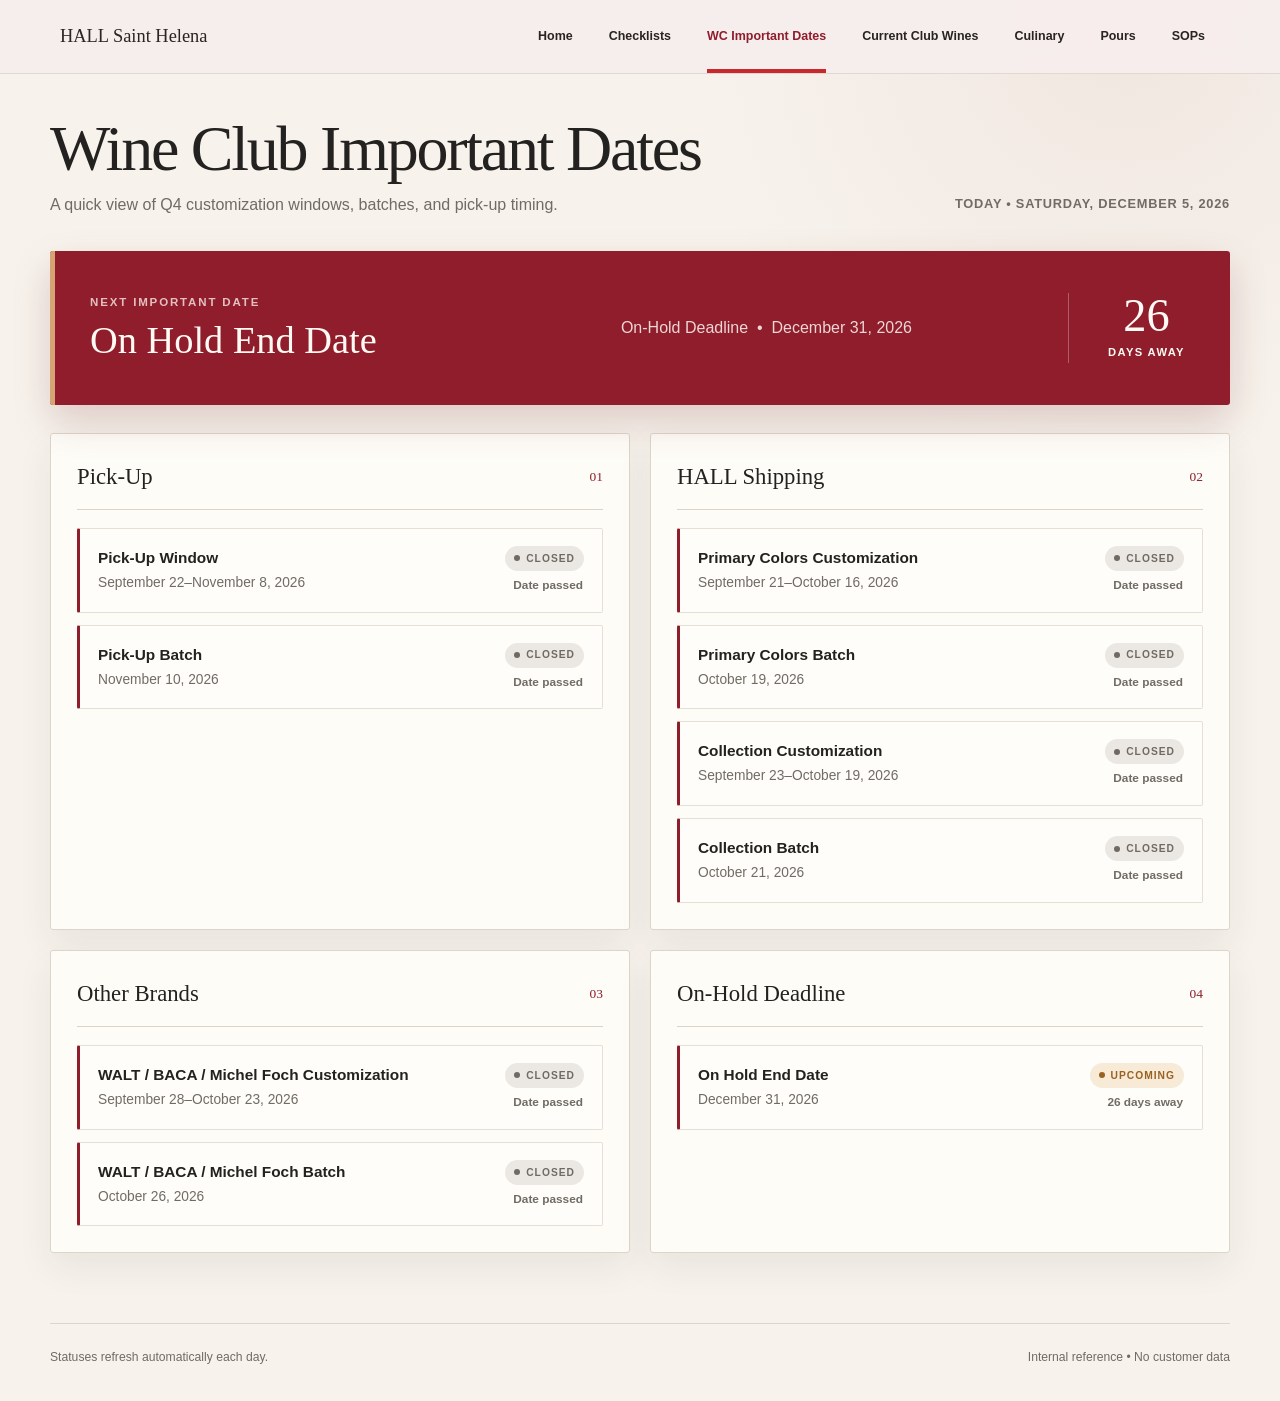
<file: index.html>
<!doctype html>
<html lang="en">
  <head>
    <meta charset="UTF-8" />
    <meta name="viewport" content="width=device-width, initial-scale=1" />
    <meta name="theme-color" content="#8f1d2c" />
    <meta
      name="description"
      content="Q3 Wine Club important dates for HALL Saint Helena employees."
    />
    <title>Wine Club Important Dates | HALL Saint Helena</title>
    <link rel="stylesheet" href="styles.css?v=20261123-1" />
    <script src="script.js?v=20260911-1" defer></script>
  </head>
  <body>
    <header class="portal-header">
      <a class="portal-brand" href="https://ivelazquez-art.github.io/hall-wine-club-dashboard/hall-home-dashboard/">HALL Saint Helena</a>
      <nav class="portal-menu" aria-label="Employee dashboard navigation">
        <a href="https://ivelazquez-art.github.io/hall-wine-club-dashboard/hall-home-dashboard/">Home</a>
        <a href="https://ivelazquez-art.github.io/hall-wine-club-dashboard/checklists-dashboard/">Checklists</a>
        <a class="active" href="https://ivelazquez-art.github.io/hall-wine-club-dashboard/">WC Important Dates</a>
        <a href="https://ivelazquez-art.github.io/hall-wine-club-dashboard/current-club-wines/">Current Club Wines</a>
        <a href="https://ivelazquez-art.github.io/hall-wine-club-dashboard/culinary/">Culinary</a>
        <a href="https://apps.powerapps.com/play/e/8b07d173-dec6-e1d3-9e73-35e93e2a7203/a/405d0dc5-cbb7-4d3b-87a6-dd66d4907c81?tenantId=68ba6f1b-6928-443e-b6b7-b8fc9eb8112e&amp;hint=0dbaec13-0528-4d3d-ab35-a842d0e737c7&amp;sourcetime=1788981601296&amp;source=portal" target="_blank" rel="noopener noreferrer">Pours</a>
        <a href="https://ivelazquez-art.github.io/hall-wine-club-dashboard/sops/">SOPs</a>
      </nav>
    </header>

    <main id="main-content" class="dashboard">
      <section class="intro" aria-labelledby="page-title">
        <div>
          <h1 id="page-title"></h1>
          <p class="intro-copy" id="intro-copy"></p>
        </div>
        <p class="today" id="today" aria-live="polite"></p>
      </section>

      <section class="next-date" id="next-date" aria-labelledby="next-date-title"></section>

      <div class="section-grid" id="section-grid"></div>
    </main>

    <footer class="site-footer">
      <p id="footer-note"></p>
      <p>Internal reference • No customer data</p>
    </footer>
  </body>
</html>
</file>
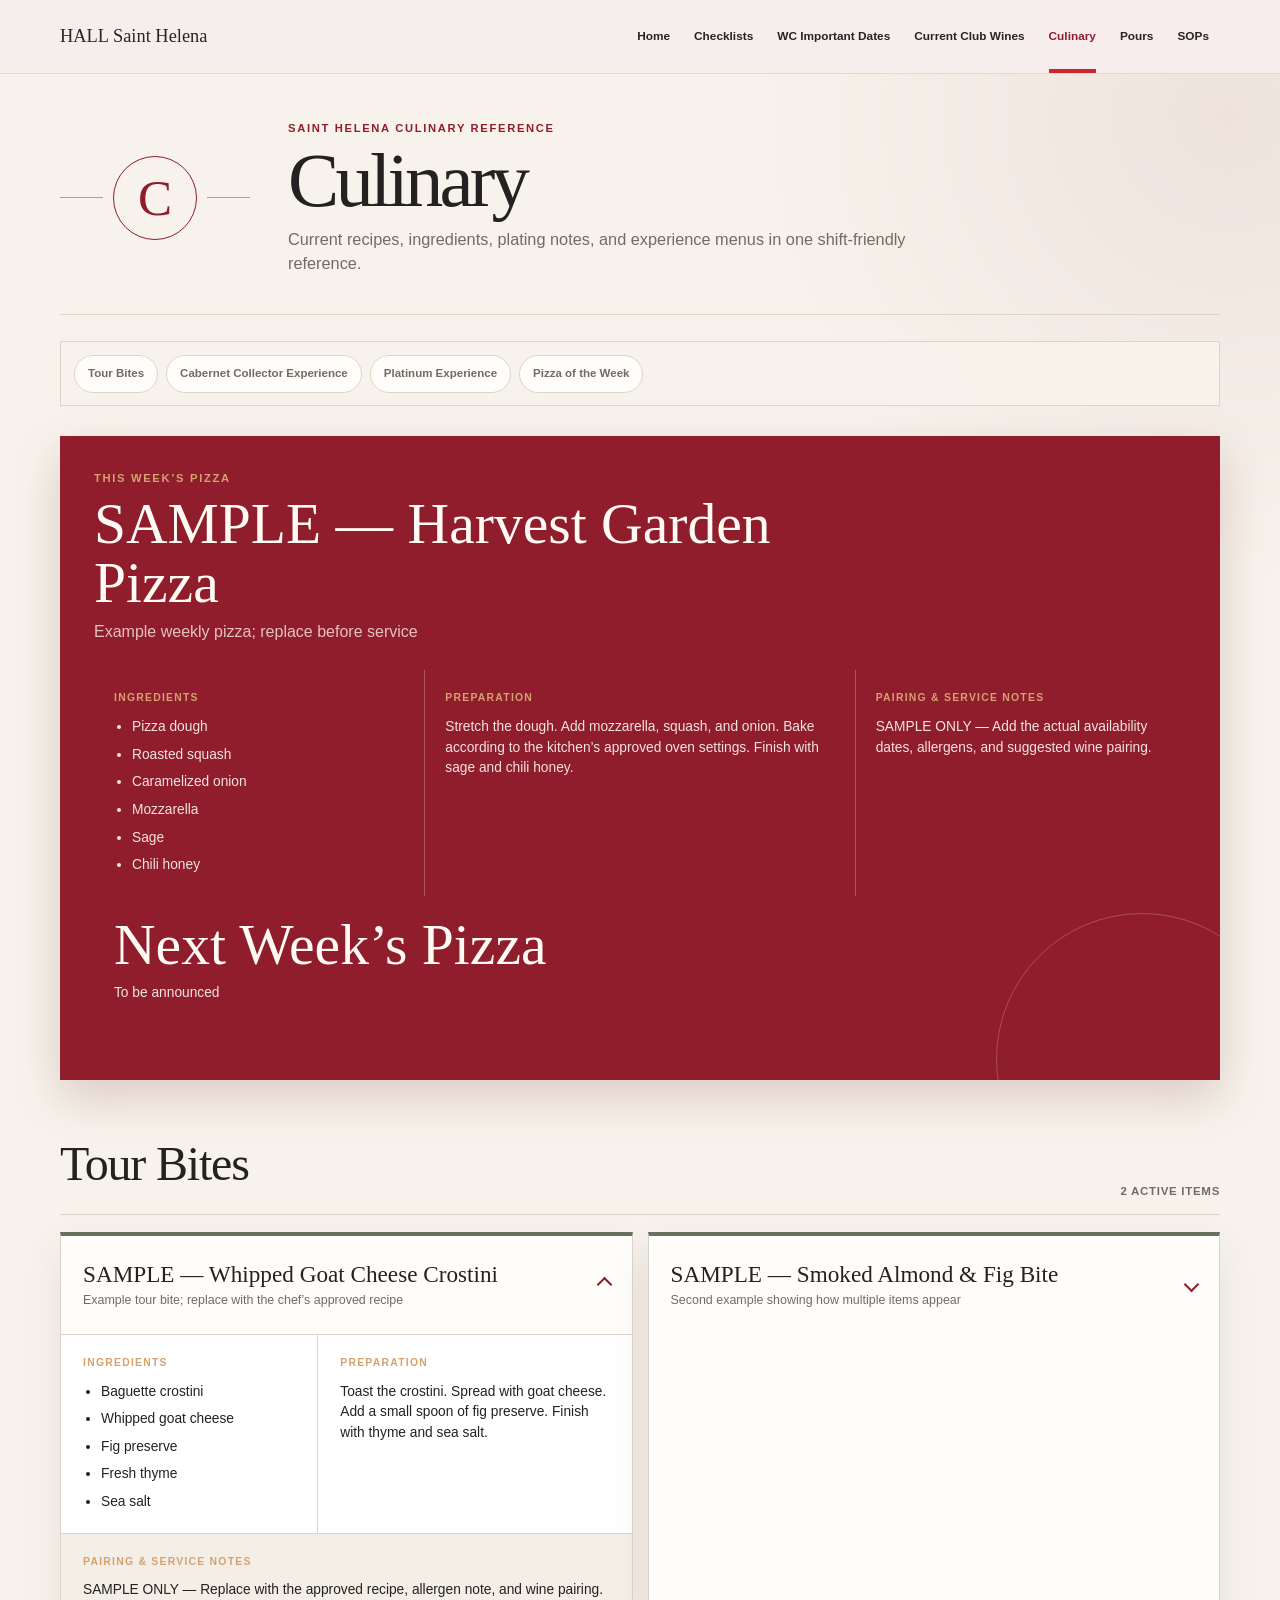
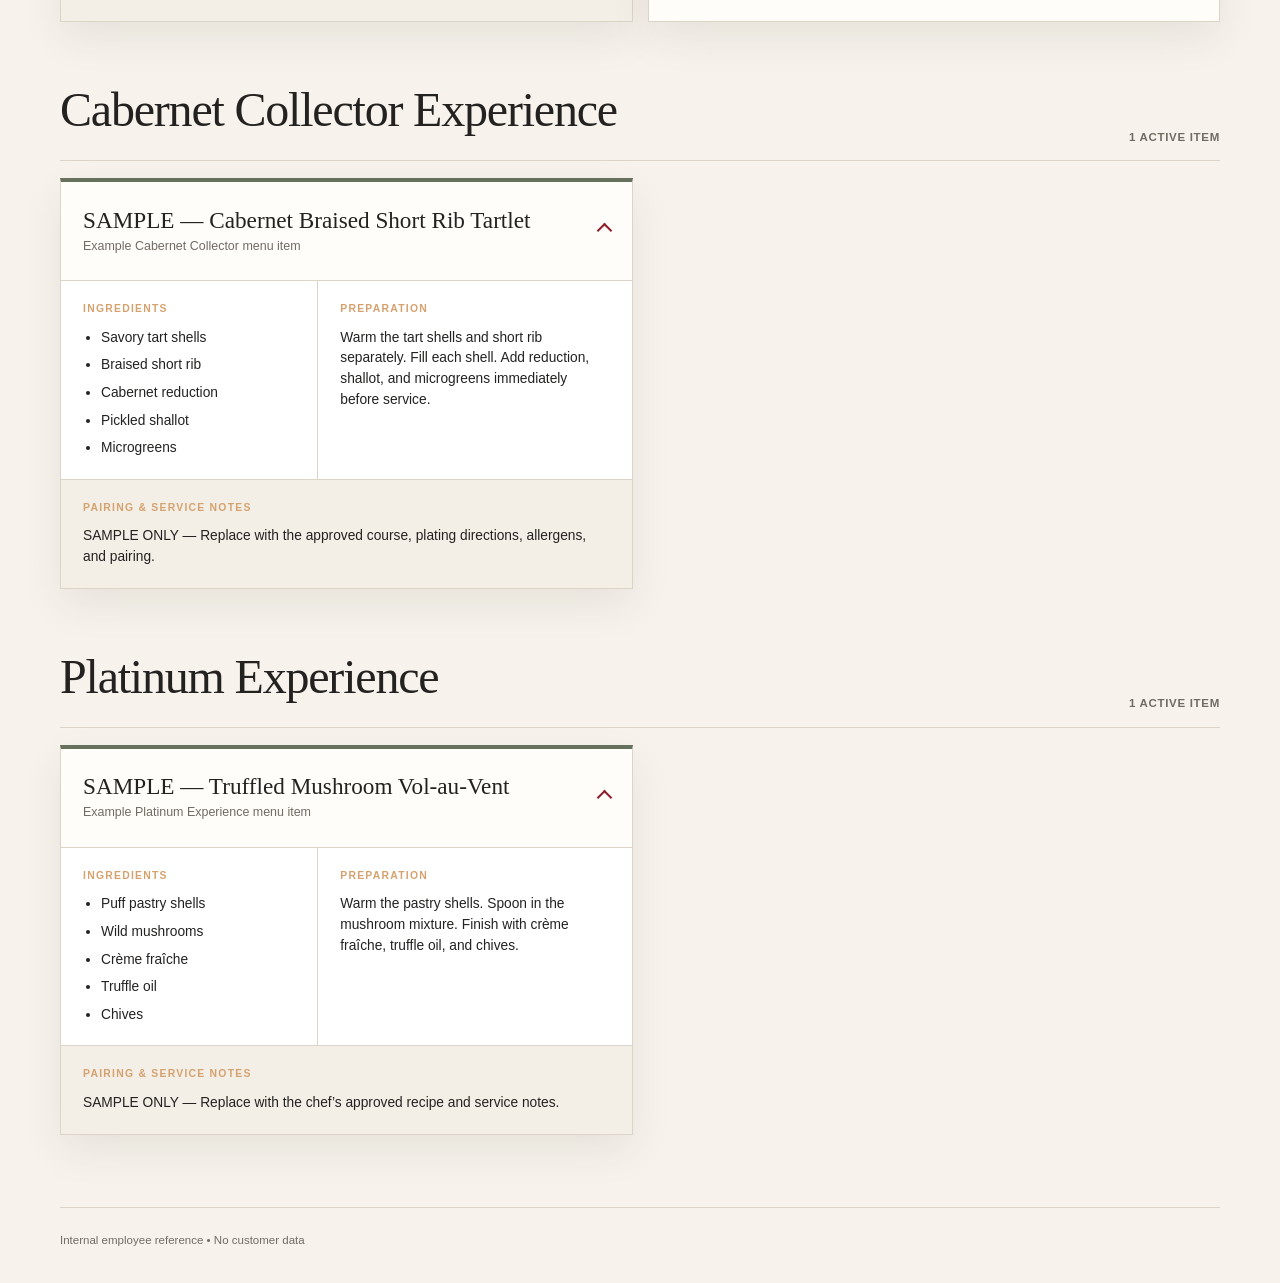
<file: culinary/index.html>
<!doctype html>
<html lang="en">
  <head>
    <meta charset="UTF-8" />
    <meta name="viewport" content="width=device-width, initial-scale=1" />
    <meta name="theme-color" content="#8f1d2c" />
    <meta name="description" content="Culinary recipes and experience menus for HALL Saint Helena employees." />
    <title>Culinary | HALL Saint Helena</title>
    <link rel="stylesheet" href="styles.css?v=20261123-2" />
<script src="script.js?v=20261127-1" defer></script>
  </head>
  <body>
    <header class="portal-header">
      <a class="portal-brand" href="https://ivelazquez-art.github.io/hall-wine-club-dashboard/hall-home-dashboard/">HALL Saint Helena</a>
      <nav class="portal-menu" aria-label="Employee dashboard navigation">
        <a href="https://ivelazquez-art.github.io/hall-wine-club-dashboard/hall-home-dashboard/">Home</a>
        <a href="https://ivelazquez-art.github.io/hall-wine-club-dashboard/checklists-dashboard/">Checklists</a>
        <a href="https://ivelazquez-art.github.io/hall-wine-club-dashboard/">WC Important Dates</a>
        <a href="https://ivelazquez-art.github.io/hall-wine-club-dashboard/current-club-wines/">Current Club Wines</a>
        <a class="active" href="https://ivelazquez-art.github.io/hall-wine-club-dashboard/culinary/">Culinary</a>
        <a href="https://apps.powerapps.com/play/e/8b07d173-dec6-e1d3-9e73-35e93e2a7203/a/405d0dc5-cbb7-4d3b-87a6-dd66d4907c81?tenantId=68ba6f1b-6928-443e-b6b7-b8fc9eb8112e&amp;hint=0dbaec13-0528-4d3d-ab35-a842d0e737c7&amp;sourcetime=1788981601296&amp;source=portal" target="_blank" rel="noopener noreferrer">Pours</a>
        <a href="https://ivelazquez-art.github.io/hall-wine-club-dashboard/sops/">SOPs</a>
      </nav>
    </header>

    <main class="page-shell">
      <header class="hero">
        <div class="hero-mark" aria-hidden="true">
          <span class="hero-mark-line"></span>
          <span class="hero-mark-letter">C</span>
          <span class="hero-mark-line"></span>
        </div>
        <div class="hero-copy">
          <p class="eyebrow">Saint Helena culinary reference</p>
          <h1>Culinary</h1>
          <p>Current recipes, ingredients, plating notes, and experience menus in one shift-friendly reference.</p>
        </div>
      </header>

      <nav class="section-nav" aria-label="Culinary sections" id="section-nav"></nav>

      <section class="featured" id="pizza-of-the-week" hidden></section>

      <div class="section-list" id="section-list"></div>
    </main>

    <footer>
      <p>Internal employee reference • No customer data</p>
    </footer>
  </body>
</html>
</file>
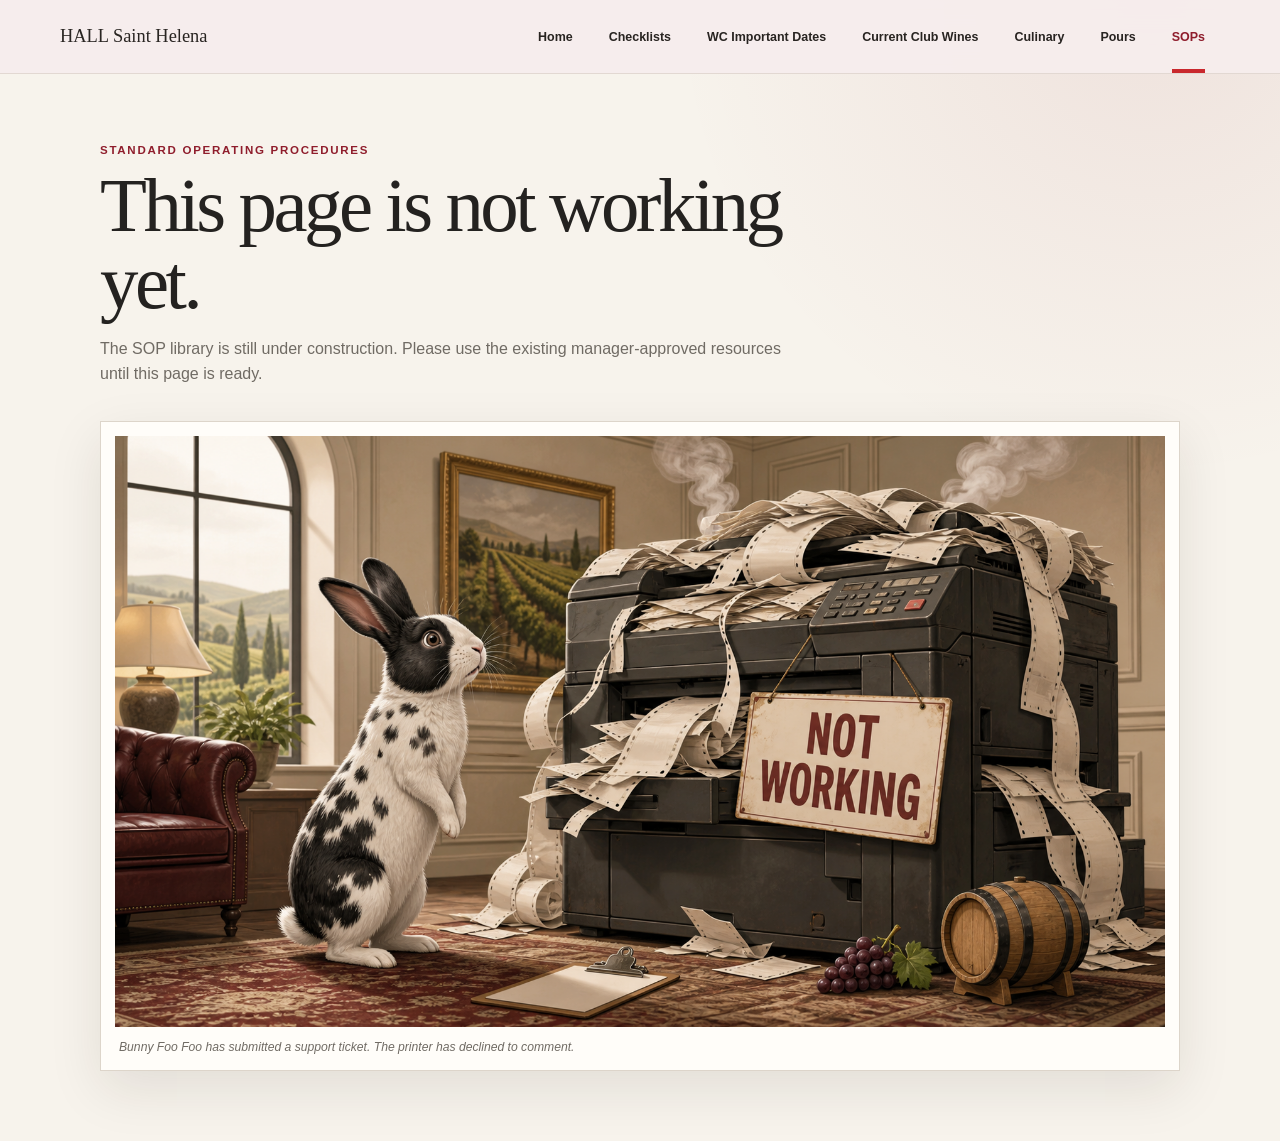
<file: sops/index.html>
<!doctype html>
<html lang="en">
  <head>
    <meta charset="UTF-8" />
    <meta name="viewport" content="width=device-width, initial-scale=1" />
    <meta name="theme-color" content="#8f1d2c" />
    <meta name="description" content="HALL Saint Helena SOP portal placeholder." />
    <title>SOPs | HALL Saint Helena</title>
    <link rel="stylesheet" href="styles.css?v=20261123-1" />
  </head>
  <body>
    <header class="portal-header">
      <a class="portal-brand" href="https://ivelazquez-art.github.io/hall-wine-club-dashboard/hall-home-dashboard/">HALL Saint Helena</a>
      <nav class="portal-menu" aria-label="Employee dashboard navigation">
        <a href="https://ivelazquez-art.github.io/hall-wine-club-dashboard/hall-home-dashboard/">Home</a>
        <a href="https://ivelazquez-art.github.io/hall-wine-club-dashboard/checklists-dashboard/">Checklists</a>
        <a href="https://ivelazquez-art.github.io/hall-wine-club-dashboard/">WC Important Dates</a>
        <a href="https://ivelazquez-art.github.io/hall-wine-club-dashboard/current-club-wines/">Current Club Wines</a>
        <a href="https://ivelazquez-art.github.io/hall-wine-club-dashboard/culinary/">Culinary</a>
        <a href="https://apps.powerapps.com/play/e/8b07d173-dec6-e1d3-9e73-35e93e2a7203/a/405d0dc5-cbb7-4d3b-87a6-dd66d4907c81?tenantId=68ba6f1b-6928-443e-b6b7-b8fc9eb8112e&amp;hint=0dbaec13-0528-4d3d-ab35-a842d0e737c7&amp;sourcetime=1788981601296&amp;source=portal" target="_blank" rel="noopener noreferrer">Pours</a>
        <a class="active" href="https://ivelazquez-art.github.io/hall-wine-club-dashboard/sops/">SOPs</a>
      </nav>
    </header>

    <main>
      <p class="eyebrow">Standard operating procedures</p>
      <h1>This page is not working yet.</h1>
      <p class="intro">The SOP library is still under construction. Please use the existing manager-approved resources until this page is ready.</p>
      <figure>
        <img src="not-working.png" alt="A spotted rabbit looking at an overflowing printer with a Not Working sign" />
        <figcaption>Bunny Foo Foo has submitted a support ticket. The printer has declined to comment.</figcaption>
      </figure>
    </main>
  </body>
</html>
</file>
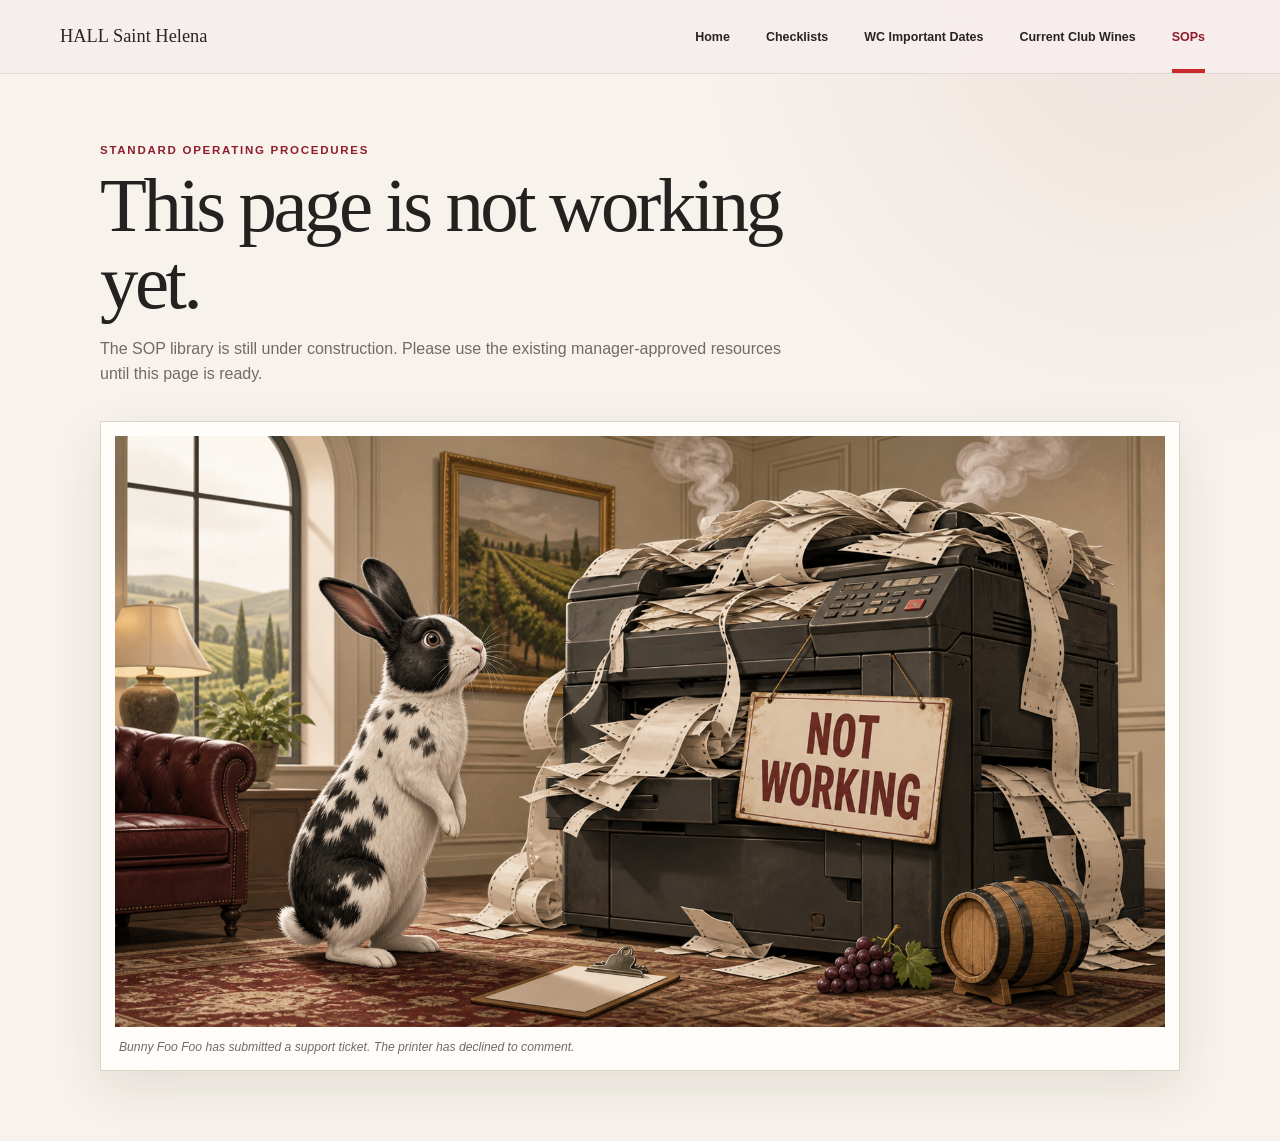
<file: ​sops/index.html>
<!doctype html>
<html lang="en">
  <head>
    <meta charset="UTF-8" />
    <meta name="viewport" content="width=device-width, initial-scale=1" />
    <meta name="theme-color" content="#8f1d2c" />
    <meta name="description" content="HALL Saint Helena SOP portal placeholder." />
    <title>SOPs | HALL Saint Helena</title>
    <link rel="stylesheet" href="styles.css?v=20260810-4" />
  </head>
  <body>
    <header class="portal-header">
      <a class="portal-brand" href="https://ivelazquez-art.github.io/hall-wine-club-dashboard/hall-home-dashboard/">HALL Saint Helena</a>
      <nav class="portal-menu" aria-label="Employee dashboard navigation">
        <a href="https://ivelazquez-art.github.io/hall-wine-club-dashboard/hall-home-dashboard/">Home</a>
        <a href="https://ivelazquez-art.github.io/hall-wine-club-dashboard/checklists-dashboard/">Checklists</a>
        <a href="https://ivelazquez-art.github.io/hall-wine-club-dashboard/">WC Important Dates</a>
        <a href="https://ivelazquez-art.github.io/hall-wine-club-dashboard/current-club-wines/">Current Club Wines</a>
        <a class="active" href="https://ivelazquez-art.github.io/hall-wine-club-dashboard/sops/">SOPs</a>
      </nav>
    </header>

    <main>
      <p class="eyebrow">Standard operating procedures</p>
      <h1>This page is not working yet.</h1>
      <p class="intro">The SOP library is still under construction. Please use the existing manager-approved resources until this page is ready.</p>
      <figure>
        <img src="not-working.png" alt="A spotted rabbit looking at an overflowing printer with a Not Working sign" />
        <figcaption>Bunny Foo Foo has submitted a support ticket. The printer has declined to comment.</figcaption>
      </figure>
    </main>
  </body>
</html>
</file>
<file: styles.css>
:root {
  --paper: #f7f3ec;
  --paper-deep: #efe8dd;
  --surface: #fffdf9;
  --ink: #242220;
  --muted: #706b64;
  --line: #ddd5ca;
  --hall-red: #8f1d2c;
  --hall-red-dark: #69121e;
  --open: #35624b;
  --open-bg: #e6f0e9;
  --upcoming: #9a6122;
  --upcoming-bg: #f7ead7;
  --closed: #6f6a64;
  --closed-bg: #ebe8e3;
  --shadow: 0 14px 36px rgba(44, 32, 24, 0.07);
}

* {
  box-sizing: border-box;
}

html {
  scroll-behavior: smooth;
}

.portal-header { position: sticky; top: 0; z-index: 50; display: flex; align-items: center; justify-content: space-between; min-height: 74px; padding: 0 max(24px, calc((100vw - 1160px) / 2)); border-bottom: 1px solid #e2d8d2; background: rgba(246, 237, 237, .97); backdrop-filter: blur(12px); }
.portal-brand { flex: 0 0 auto; color: #292522; font-family: Georgia, "Times New Roman", serif; font-size: 1.15rem; text-decoration: none; }
.portal-menu { display: flex; align-self: stretch; gap: 6px; overflow-x: auto; scrollbar-width: none; }
.portal-menu::-webkit-scrollbar { display: none; }
.portal-menu a { position: relative; display: flex; align-items: center; padding: 0 15px; color: #282421; font-size: .78rem; font-weight: 800; text-decoration: none; white-space: nowrap; }
.portal-menu a::after { position: absolute; right: 15px; bottom: 0; left: 15px; height: 4px; background: transparent; content: ""; }
.portal-menu a:hover, .portal-menu a.active { color: #8f1d2c; }
.portal-menu a.active::after { background: #c9282d; }
@media (max-width: 760px) { .portal-header { display: block; padding: 12px 0 0; } .portal-brand { display: block; padding: 0 16px 10px; font-size: 1rem; } .portal-menu { min-height: 46px; padding: 0 8px; } .portal-menu a { padding: 0 11px; font-size: .69rem; } .portal-menu a::after { right: 11px; left: 11px; } }

body {
  min-width: 320px;
  margin: 0;
  background:
    radial-gradient(circle at 88% 2%, rgba(143, 29, 44, 0.06), transparent 28rem),
    var(--paper);
  color: var(--ink);
  font-family: Inter, ui-sans-serif, -apple-system, BlinkMacSystemFont, "Segoe UI", sans-serif;
  line-height: 1.5;
}

.dashboard,
.site-footer {
  width: min(1180px, calc(100% - 64px));
  margin-inline: auto;
}

.dashboard {
  padding: 44px 0 70px;
}

.intro {
  display: flex;
  gap: 32px;
  align-items: end;
  justify-content: space-between;
  margin-bottom: 34px;
}

h1,
h2,
h3,
p {
  margin-top: 0;
}

h1 {
  max-width: 760px;
  margin-bottom: 12px;
  font-family: Georgia, "Times New Roman", serif;
  font-size: clamp(2.45rem, 5vw, 4.9rem);
  font-weight: 400;
  letter-spacing: -0.035em;
  line-height: 0.98;
}

.intro-copy {
  max-width: 670px;
  margin-bottom: 0;
  color: var(--muted);
  font-size: 1rem;
}

.today {
  flex: 0 0 auto;
  margin-bottom: 4px;
  color: var(--muted);
  font-size: 0.8rem;
  font-weight: 650;
  letter-spacing: 0.06em;
  text-transform: uppercase;
}

.next-date {
  position: relative;
  display: grid;
  grid-template-columns: 1.2fr 1fr auto;
  gap: 28px;
  align-items: center;
  min-height: 154px;
  margin-bottom: 28px;
  padding: 30px 34px 30px 40px;
  overflow: hidden;
  border-radius: 3px;
  background: var(--hall-red);
  box-shadow: 0 16px 38px rgba(105, 18, 30, 0.18);
  color: #fffaf4;
}

.next-date::before {
  position: absolute;
  inset: 0 auto 0 0;
  width: 5px;
  background: #d6a474;
  content: "";
}

.next-label {
  margin-bottom: 8px;
  color: rgba(255, 250, 244, 0.74);
  font-size: 0.72rem;
  font-weight: 750;
  letter-spacing: 0.16em;
  text-transform: uppercase;
}

.next-date h2 {
  margin-bottom: 0;
  font-family: Georgia, "Times New Roman", serif;
  font-size: clamp(1.55rem, 3vw, 2.45rem);
  font-weight: 400;
  line-height: 1.08;
}

.next-meta {
  margin-bottom: 0;
  color: rgba(255, 250, 244, 0.84);
}

.next-countdown {
  min-width: 128px;
  padding-left: 28px;
  border-left: 1px solid rgba(255, 255, 255, 0.28);
  text-align: center;
}

.next-countdown strong {
  display: block;
  font-family: Georgia, "Times New Roman", serif;
  font-size: 2.9rem;
  font-weight: 400;
  line-height: 1;
}

.next-countdown span {
  font-size: 0.7rem;
  font-weight: 700;
  letter-spacing: 0.12em;
  text-transform: uppercase;
}

.section-grid {
  display: grid;
  grid-template-columns: repeat(2, minmax(0, 1fr));
  gap: 20px;
}

.date-section {
  padding: 26px;
  border: 1px solid var(--line);
  border-radius: 3px;
  background: color-mix(in srgb, var(--surface) 92%, transparent);
  box-shadow: var(--shadow);
}

.section-heading {
  display: flex;
  align-items: center;
  justify-content: space-between;
  margin-bottom: 18px;
  padding-bottom: 15px;
  border-bottom: 1px solid var(--line);
}

.section-heading h2 {
  margin-bottom: 0;
  font-family: Georgia, "Times New Roman", serif;
  font-size: 1.42rem;
  font-weight: 400;
}

.section-number {
  color: var(--hall-red);
  font-family: Georgia, "Times New Roman", serif;
  font-size: 0.84rem;
}

.date-list {
  display: grid;
  gap: 12px;
  margin: 0;
  padding: 0;
  list-style: none;
}

.date-card {
  display: grid;
  grid-template-columns: minmax(0, 1fr) auto;
  gap: 12px 18px;
  padding: 17px 18px;
  border: 1px solid #e6dfd5;
  border-left: 3px solid var(--hall-red);
  border-radius: 2px;
  background: var(--surface);
}

.date-card h3 {
  margin-bottom: 4px;
  font-size: 0.96rem;
  font-weight: 700;
}

.date-range {
  margin-bottom: 0;
  color: var(--muted);
  font-size: 0.86rem;
}

.status-block {
  display: grid;
  align-content: center;
  justify-items: end;
  text-align: right;
}

.status {
  display: inline-flex;
  align-items: center;
  min-height: 25px;
  padding: 4px 9px;
  border-radius: 999px;
  font-size: 0.64rem;
  font-weight: 800;
  letter-spacing: 0.1em;
  text-transform: uppercase;
}

.status::before {
  width: 6px;
  height: 6px;
  margin-right: 6px;
  border-radius: 50%;
  background: currentColor;
  content: "";
}

.status-open {
  background: var(--open-bg);
  color: var(--open);
}

.status-upcoming {
  background: var(--upcoming-bg);
  color: var(--upcoming);
}

.status-closed {
  background: var(--closed-bg);
  color: var(--closed);
}

.countdown {
  margin: 6px 1px 0 0;
  color: var(--muted);
  font-size: 0.74rem;
  font-weight: 650;
}

.site-footer {
  display: flex;
  justify-content: space-between;
  padding: 24px 0 34px;
  border-top: 1px solid var(--line);
  color: var(--muted);
  font-size: 0.76rem;
}

.site-footer p {
  margin-bottom: 0;
}

@media (max-width: 820px) {
  .dashboard,
  .site-footer {
    width: min(100% - 36px, 720px);
  }

  .dashboard {
    padding-top: 44px;
  }

  .intro {
    display: block;
  }

  .today {
    margin-top: 20px;
  }

  .next-date {
    grid-template-columns: 1fr auto;
  }

  .next-meta {
    grid-column: 1 / -1;
    grid-row: 2;
  }

  .next-countdown {
    grid-column: 2;
    grid-row: 1;
  }

  .section-grid {
    grid-template-columns: 1fr;
  }
}

@media (max-width: 540px) {
  .dashboard,
  .site-footer {
    width: min(100% - 28px, 500px);
  }

  .dashboard {
    padding: 34px 0 46px;
  }

  h1 {
    font-size: 2.65rem;
  }

  .next-date {
    display: block;
    padding: 26px 24px 25px 29px;
  }

  .next-meta {
    margin: 14px 0 0;
  }

  .next-countdown {
    display: flex;
    gap: 7px;
    align-items: baseline;
    min-width: 0;
    margin-top: 20px;
    padding: 16px 0 0;
    border-top: 1px solid rgba(255, 255, 255, 0.28);
    border-left: 0;
    text-align: left;
  }

  .next-countdown strong {
    font-size: 2rem;
  }

  .date-section {
    padding: 20px 16px;
  }

  .date-card {
    grid-template-columns: 1fr;
  }

  .status-block {
    justify-items: start;
    text-align: left;
  }

  .site-footer {
    display: grid;
    gap: 7px;
  }
}

@media (prefers-reduced-motion: reduce) {
  html {
    scroll-behavior: auto;
  }
}

@media print {
  body {
    background: #fff;
  }

  .dashboard {
    padding-block: 30px;
  }

  .date-section,
  .next-date {
    box-shadow: none;
  }
}

/* Mobile navigation stays visible below Google Sites' own header. */
@media (max-width: 760px) {
  body { padding-bottom: calc(58px + env(safe-area-inset-bottom)); }
  .portal-header { position: fixed; top: auto; right: 0; bottom: 0; left: 0; display: block; min-height: 58px; padding: 0 0 env(safe-area-inset-bottom); border-top: 1px solid #d8ccc6; border-bottom: 0; box-shadow: 0 -8px 24px rgba(44,32,24,.12); }
  .portal-brand { display: none; }
  .portal-menu { display: grid; grid-template-columns: repeat(7,minmax(0,1fr)); min-height: 58px; padding: 0; overflow: visible; }
  .portal-menu a { justify-content: center; padding: 8px 2px 6px; font-size: 0; line-height: 1.05; text-align: center; white-space: normal; }
  .portal-menu a::before { font-size: .57rem; }
  .portal-menu a:nth-child(1)::before { content: "Home"; }
  .portal-menu a:nth-child(2)::before { content: "Checklists"; }
  .portal-menu a:nth-child(3)::before { content: "Dates"; }
  .portal-menu a:nth-child(4)::before { content: "Wines"; }
  .portal-menu a:nth-child(5)::before { content: "Culinary"; }
  .portal-menu a:nth-child(6)::before { content: "Pours"; }
  .portal-menu a:nth-child(7)::before { content: "SOPs"; }
  .portal-menu a::after { right: 7px; bottom: auto; left: 7px; top: 0; height: 4px; }
}
</file>
<file: culinary/styles.css>
:root {
  --paper: #f7f3ec;
  --surface: #fffdf9;
  --ink: #242220;
  --muted: #716b64;
  --line: #ddd4c8;
  --red: #8f1d2c;
  --gold: #d5a26f;
  --sage: #65705d;
  --shadow: 0 16px 38px rgba(48, 31, 22, 0.08);
}

* { box-sizing: border-box; }
html { scroll-behavior: smooth; }
body { min-width: 320px; margin: 0; background: radial-gradient(circle at 96% 4%, rgba(143,29,44,.08), transparent 30rem), var(--paper); color: var(--ink); font-family: Inter, ui-sans-serif, -apple-system, BlinkMacSystemFont, "Segoe UI", sans-serif; line-height: 1.5; }
button { font: inherit; }

.portal-header { position: sticky; top: 0; z-index: 50; display: flex; align-items: center; justify-content: space-between; min-height: 74px; padding: 0 max(24px, calc((100vw - 1160px) / 2)); border-bottom: 1px solid #e2d8d2; background: rgba(246,237,237,.97); backdrop-filter: blur(12px); }
.portal-brand { flex: 0 0 auto; color: #292522; font-family: Georgia, "Times New Roman", serif; font-size: 1.15rem; text-decoration: none; }
.portal-menu { display: flex; align-self: stretch; gap: 2px; overflow-x: auto; scrollbar-width: none; }
.portal-menu::-webkit-scrollbar { display: none; }
.portal-menu a { position: relative; display: flex; align-items: center; padding: 0 11px; color: #282421; font-size: .74rem; font-weight: 800; text-decoration: none; white-space: nowrap; }
.portal-menu a::after { position: absolute; right: 11px; bottom: 0; left: 11px; height: 4px; background: transparent; content: ""; }
.portal-menu a:hover, .portal-menu a.active { color: var(--red); }
.portal-menu a.active::after { background: #c9282d; }

.page-shell, footer { width: min(1160px, calc(100% - 64px)); margin-inline: auto; }
.page-shell { padding: 46px 0 72px; }
.hero { display: grid; grid-template-columns: 190px 1fr; gap: 38px; align-items: center; padding-bottom: 38px; border-bottom: 1px solid var(--line); }
.hero-mark { display: grid; grid-template-columns: 1fr auto 1fr; gap: 10px; align-items: center; color: var(--red); }
.hero-mark-line { height: 1px; background: currentColor; opacity: .45; }
.hero-mark-letter { display: grid; width: 84px; height: 84px; place-items: center; border: 1px solid currentColor; border-radius: 50%; font-family: Georgia, "Times New Roman", serif; font-size: 3.2rem; }
.eyebrow { margin: 0 0 8px; color: var(--red); font-size: .7rem; font-weight: 850; letter-spacing: .15em; text-transform: uppercase; }
h1, h2, h3, p { margin-top: 0; }
h1 { margin-bottom: 10px; font-family: Georgia, "Times New Roman", serif; font-size: clamp(3rem, 6vw, 5.5rem); font-weight: 400; letter-spacing: -.05em; line-height: .94; }
.hero-copy > h1 + p { max-width: 690px; margin-bottom: 0; color: var(--muted); font-size: 1.02rem; }

.section-nav { position: sticky; top: 74px; z-index: 20; display: flex; gap: 8px; margin: 26px 0 30px; padding: 13px; overflow-x: auto; border: 1px solid var(--line); background: rgba(247,243,236,.96); backdrop-filter: blur(10px); scrollbar-width: none; }
.section-nav::-webkit-scrollbar { display: none; }
.section-nav a { flex: 0 0 auto; padding: 9px 13px; border: 1px solid var(--line); border-radius: 999px; background: var(--surface); color: var(--muted); font-size: .72rem; font-weight: 800; text-decoration: none; }
.section-nav a:hover { border-color: var(--red); color: var(--red); }

.featured { position: relative; margin-bottom: 48px; padding: 34px; overflow: hidden; background: var(--red); color: #fffaf4; box-shadow: 0 18px 44px rgba(105,18,30,.18); }
.featured::after { position: absolute; right: -68px; bottom: -125px; width: 290px; height: 290px; border: 1px solid rgba(255,255,255,.22); border-radius: 50%; content: ""; }
.featured .eyebrow { color: var(--gold); }
.featured h2 { max-width: 760px; margin-bottom: 8px; font-family: Georgia, "Times New Roman", serif; font-size: clamp(2rem, 4.5vw, 3.6rem); font-weight: 400; line-height: 1.02; }
.featured-subtitle { max-width: 760px; margin-bottom: 26px; color: rgba(255,250,244,.75); }
.featured-grid { position: relative; z-index: 1; display: grid; grid-template-columns: 1fr 1.3fr 1fr; gap: 1px; background: rgba(255,255,255,.25); }
.featured-panel { min-height: 150px; padding: 20px; background: var(--red); }
.content-label { display: block; margin-bottom: 11px; color: var(--gold); font-size: .65rem; font-weight: 850; letter-spacing: .12em; text-transform: uppercase; }
.featured-panel p, .featured-panel ul { margin: 0; color: rgba(255,250,244,.9); font-size: .86rem; }

.section-list { display: grid; gap: 52px; }
.culinary-section { scroll-margin-top: 170px; }
.section-heading { display: grid; grid-template-columns: 1fr auto; gap: 20px; align-items: end; margin-bottom: 17px; padding-bottom: 14px; border-bottom: 1px solid var(--line); }
.section-heading h2 { margin: 0; font-family: Georgia, "Times New Roman", serif; font-size: clamp(2rem, 4vw, 3rem); font-weight: 400; letter-spacing: -.025em; }
.section-count { color: var(--muted); font-size: .72rem; font-weight: 800; letter-spacing: .06em; text-transform: uppercase; }
.recipe-grid { display: grid; grid-template-columns: repeat(2, minmax(0, 1fr)); gap: 15px; }
.recipe-card { border: 1px solid var(--line); border-top: 4px solid var(--sage); background: var(--surface); box-shadow: var(--shadow); }
.recipe-card summary { display: grid; grid-template-columns: 1fr auto; gap: 16px; align-items: center; min-height: 98px; padding: 20px 22px; cursor: pointer; list-style: none; }
.recipe-card summary::-webkit-details-marker { display: none; }
.recipe-card h3 { margin: 0 0 4px; font-family: Georgia, "Times New Roman", serif; font-size: 1.45rem; font-weight: 400; line-height: 1.12; }
.recipe-subtitle { margin: 0; color: var(--muted); font-size: .78rem; }
.chevron { width: 11px; height: 11px; border-right: 2px solid var(--red); border-bottom: 2px solid var(--red); transform: rotate(45deg); transition: transform 160ms ease; }
.recipe-card[open] .chevron { transform: rotate(225deg); }
.recipe-body { display: grid; grid-template-columns: .9fr 1.1fr; gap: 1px; border-top: 1px solid var(--line); background: var(--line); }
.recipe-panel { padding: 20px 22px; background: #fff; }
.recipe-panel.full { grid-column: 1 / -1; background: #f3eee6; }
.recipe-panel p, .recipe-panel ul { margin: 0; font-size: .86rem; }
.ingredient-list { display: grid; gap: 7px; padding-left: 18px; }
.empty-state { padding: 28px; border: 1px dashed var(--line); background: rgba(255,253,249,.55); color: var(--muted); }
.empty-state strong { display: block; margin-bottom: 5px; color: var(--ink); font-family: Georgia, "Times New Roman", serif; font-size: 1.25rem; font-weight: 400; }

footer { display: flex; justify-content: space-between; gap: 24px; padding: 24px 0 34px; border-top: 1px solid var(--line); color: var(--muted); font-size: .72rem; }
footer p { margin-bottom: 0; }

@media (max-width: 900px) {
  .page-shell, footer { width: min(100% - 36px, 780px); }
  .hero { grid-template-columns: 150px 1fr; }
  .hero-mark-letter { width: 70px; height: 70px; font-size: 2.7rem; }
  .featured-grid { grid-template-columns: 1fr; }
  .featured-panel { min-height: 0; }
}

@media (max-width: 650px) {
  .page-shell, footer { width: min(100% - 26px, 560px); }
  .page-shell { padding-top: 28px; }
  .hero { display: block; }
  .hero-mark { width: 170px; margin-bottom: 28px; }
  .hero-mark-letter { width: 62px; height: 62px; font-size: 2.35rem; }
  .section-nav { top: 0; margin-top: 20px; }
  .featured { padding: 25px 20px; }
  .section-heading { display: block; }
  .section-count { display: block; margin-top: 6px; }
  .recipe-grid, .recipe-body { grid-template-columns: 1fr; }
  .recipe-panel.full { grid-column: 1; }
  footer { display: grid; gap: 6px; }
}

@media (prefers-reduced-motion: reduce) {
  html { scroll-behavior: auto; }
  .chevron { transition: none; }
}

/* Bottom navigation remains reachable when embedded in Google Sites on mobile. */
@media (max-width: 760px) {
  body { padding-bottom: calc(58px + env(safe-area-inset-bottom)); }
  .portal-header { position: fixed; top: auto; right: 0; bottom: 0; left: 0; display: block; min-height: 58px; padding: 0 0 env(safe-area-inset-bottom); border-top: 1px solid #d8ccc6; border-bottom: 0; box-shadow: 0 -8px 24px rgba(44,32,24,.12); }
  .portal-brand { display: none; }
  .portal-menu { display: grid; grid-template-columns: repeat(7,minmax(0,1fr)); min-height: 58px; padding: 0; overflow: visible; }
  .portal-menu a { justify-content: center; padding: 8px 2px 6px; font-size: 0; line-height: 1.05; text-align: center; white-space: normal; }
  .portal-menu a::before { font-size: .57rem; }
  .portal-menu a:nth-child(1)::before { content: "Home"; }
  .portal-menu a:nth-child(2)::before { content: "Lists"; }
  .portal-menu a:nth-child(3)::before { content: "Dates"; }
  .portal-menu a:nth-child(4)::before { content: "Wines"; }
  .portal-menu a:nth-child(5)::before { content: "Culinary"; }
  .portal-menu a:nth-child(6)::before { content: "Pours"; }
  .portal-menu a:nth-child(7)::before { content: "SOPs"; }
  .portal-menu a::after { right: 5px; bottom: auto; left: 5px; top: 0; height: 4px; }
}
</file>
<file: sops/styles.css>
:root { --paper:#f7f3ec; --surface:#fffdf9; --ink:#242220; --muted:#706b64; --line:#ddd5ca; --red:#8f1d2c; }
* { box-sizing:border-box; }
.portal-header { position:sticky; top:0; z-index:50; display:flex; align-items:center; justify-content:space-between; min-height:74px; padding:0 max(24px,calc((100vw - 1160px)/2)); border-bottom:1px solid #e2d8d2; background:rgba(246,237,237,.97); backdrop-filter:blur(12px); }
.portal-brand { flex:0 0 auto; color:#292522; font-family:Georgia,"Times New Roman",serif; font-size:1.15rem; text-decoration:none; }
.portal-menu { display:flex; align-self:stretch; gap:6px; overflow-x:auto; scrollbar-width:none; }
.portal-menu::-webkit-scrollbar { display:none; }
.portal-menu a { position:relative; display:flex; align-items:center; padding:0 15px; color:#282421; font-size:.78rem; font-weight:800; text-decoration:none; white-space:nowrap; }
.portal-menu a::after { position:absolute; right:15px; bottom:0; left:15px; height:4px; background:transparent; content:""; }
.portal-menu a:hover,.portal-menu a.active { color:#8f1d2c; }
.portal-menu a.active::after { background:#c9282d; }
@media(max-width:760px){.portal-header{display:block;padding:12px 0 0}.portal-brand{display:block;padding:0 16px 10px;font-size:1rem}.portal-menu{min-height:46px;padding:0 8px}.portal-menu a{padding:0 11px;font-size:.69rem}.portal-menu a::after{right:11px;left:11px}}
body { min-width:320px; margin:0; background:radial-gradient(circle at 90% 0%,rgba(143,29,44,.08),transparent 30rem),var(--paper); color:var(--ink); font-family:Inter,ui-sans-serif,-apple-system,BlinkMacSystemFont,"Segoe UI",sans-serif; }
main { width:min(1080px,calc(100% - 64px)); margin:0 auto; padding:70px 0; }
.eyebrow { margin:0 0 12px; color:var(--red); font-size:.72rem; font-weight:850; letter-spacing:.15em; text-transform:uppercase; }
h1 { max-width:780px; margin:0 0 14px; font-family:Georgia,"Times New Roman",serif; font-size:clamp(2.7rem,6vw,5.3rem); font-weight:400; letter-spacing:-.045em; line-height:1; }
.intro { max-width:700px; margin:0 0 34px; color:var(--muted); line-height:1.6; }
figure { margin:0; padding:14px; border:1px solid var(--line); background:var(--surface); box-shadow:0 18px 50px rgba(44,32,24,.1); }
figure img { display:block; width:100%; height:auto; }
figcaption { padding:13px 4px 2px; color:var(--muted); font-size:.76rem; font-style:italic; }
@media(max-width:600px){ main{width:min(100% - 26px,540px);padding:42px 0;} figure{padding:8px;} }

/* Mobile navigation stays visible below Google Sites' own header. */
@media(max-width:760px){
  body{padding-bottom:calc(58px + env(safe-area-inset-bottom))}
  .portal-header{position:fixed;top:auto;right:0;bottom:0;left:0;display:block;min-height:58px;padding:0 0 env(safe-area-inset-bottom);border-top:1px solid #d8ccc6;border-bottom:0;box-shadow:0 -8px 24px rgba(44,32,24,.12)}
  .portal-brand{display:none}
  .portal-menu{display:grid;grid-template-columns:repeat(7,minmax(0,1fr));min-height:58px;padding:0;overflow:visible}
  .portal-menu a{justify-content:center;padding:8px 2px 6px;font-size:0;line-height:1.05;text-align:center;white-space:normal}
  .portal-menu a::before{font-size:.57rem}
  .portal-menu a:nth-child(1)::before{content:"Home"}.portal-menu a:nth-child(2)::before{content:"Lists"}.portal-menu a:nth-child(3)::before{content:"Dates"}.portal-menu a:nth-child(4)::before{content:"Wines"}.portal-menu a:nth-child(5)::before{content:"Culinary"}.portal-menu a:nth-child(6)::before{content:"Pours"}.portal-menu a:nth-child(7)::before{content:"SOPs"}
  .portal-menu a::after{right:7px;bottom:auto;left:7px;top:0;height:4px}
}
</file>
<file: ​sops/styles.css>
:root { --paper:#f7f3ec; --surface:#fffdf9; --ink:#242220; --muted:#706b64; --line:#ddd5ca; --red:#8f1d2c; }
* { box-sizing:border-box; }
.portal-header { position:sticky; top:0; z-index:50; display:flex; align-items:center; justify-content:space-between; min-height:74px; padding:0 max(24px,calc((100vw - 1160px)/2)); border-bottom:1px solid #e2d8d2; background:rgba(246,237,237,.97); backdrop-filter:blur(12px); }
.portal-brand { flex:0 0 auto; color:#292522; font-family:Georgia,"Times New Roman",serif; font-size:1.15rem; text-decoration:none; }
.portal-menu { display:flex; align-self:stretch; gap:6px; overflow-x:auto; scrollbar-width:none; }
.portal-menu::-webkit-scrollbar { display:none; }
.portal-menu a { position:relative; display:flex; align-items:center; padding:0 15px; color:#282421; font-size:.78rem; font-weight:800; text-decoration:none; white-space:nowrap; }
.portal-menu a::after { position:absolute; right:15px; bottom:0; left:15px; height:4px; background:transparent; content:""; }
.portal-menu a:hover,.portal-menu a.active { color:#8f1d2c; }
.portal-menu a.active::after { background:#c9282d; }
@media(max-width:760px){.portal-header{display:block;padding:12px 0 0}.portal-brand{display:block;padding:0 16px 10px;font-size:1rem}.portal-menu{min-height:46px;padding:0 8px}.portal-menu a{padding:0 11px;font-size:.69rem}.portal-menu a::after{right:11px;left:11px}}
body { min-width:320px; margin:0; background:radial-gradient(circle at 90% 0%,rgba(143,29,44,.08),transparent 30rem),var(--paper); color:var(--ink); font-family:Inter,ui-sans-serif,-apple-system,BlinkMacSystemFont,"Segoe UI",sans-serif; }
main { width:min(1080px,calc(100% - 64px)); margin:0 auto; padding:70px 0; }
.eyebrow { margin:0 0 12px; color:var(--red); font-size:.72rem; font-weight:850; letter-spacing:.15em; text-transform:uppercase; }
h1 { max-width:780px; margin:0 0 14px; font-family:Georgia,"Times New Roman",serif; font-size:clamp(2.7rem,6vw,5.3rem); font-weight:400; letter-spacing:-.045em; line-height:1; }
.intro { max-width:700px; margin:0 0 34px; color:var(--muted); line-height:1.6; }
figure { margin:0; padding:14px; border:1px solid var(--line); background:var(--surface); box-shadow:0 18px 50px rgba(44,32,24,.1); }
figure img { display:block; width:100%; height:auto; }
figcaption { padding:13px 4px 2px; color:var(--muted); font-size:.76rem; font-style:italic; }
@media(max-width:600px){ main{width:min(100% - 26px,540px);padding:42px 0;} figure{padding:8px;} }
</file>
